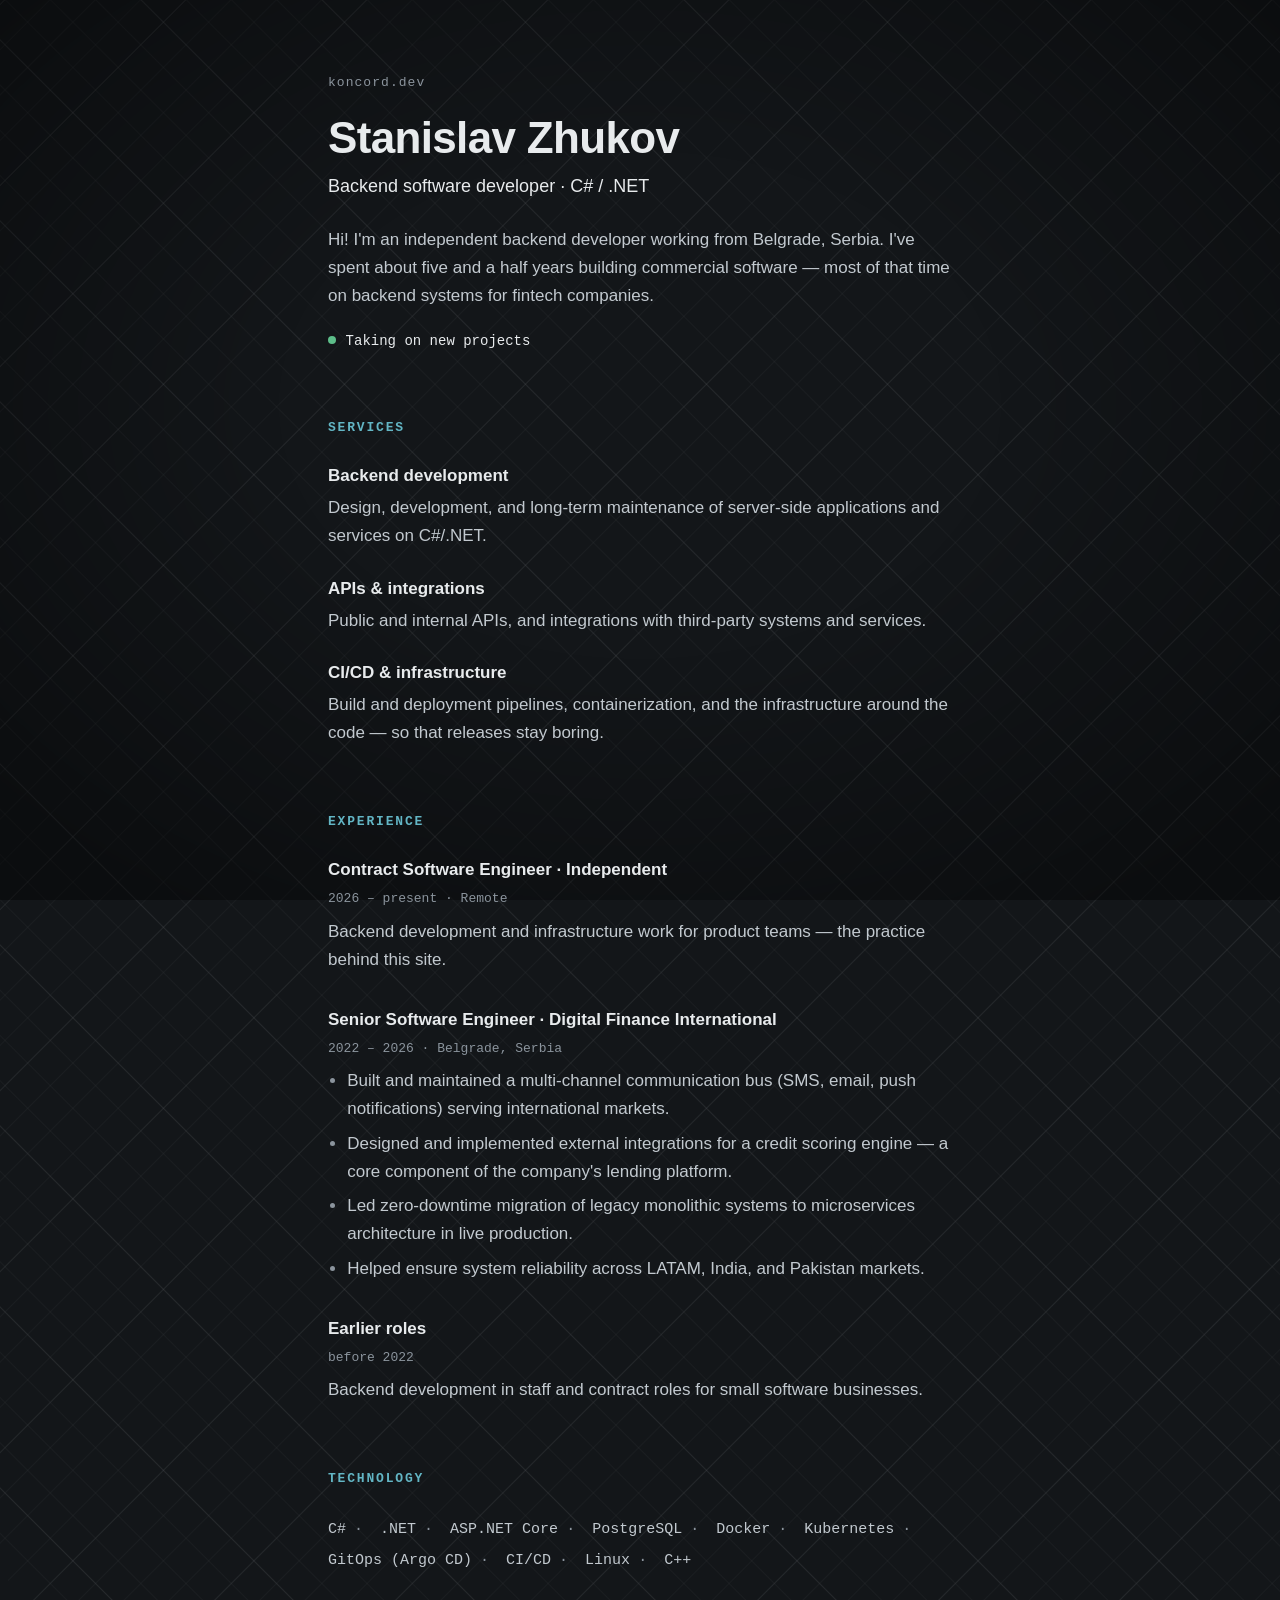
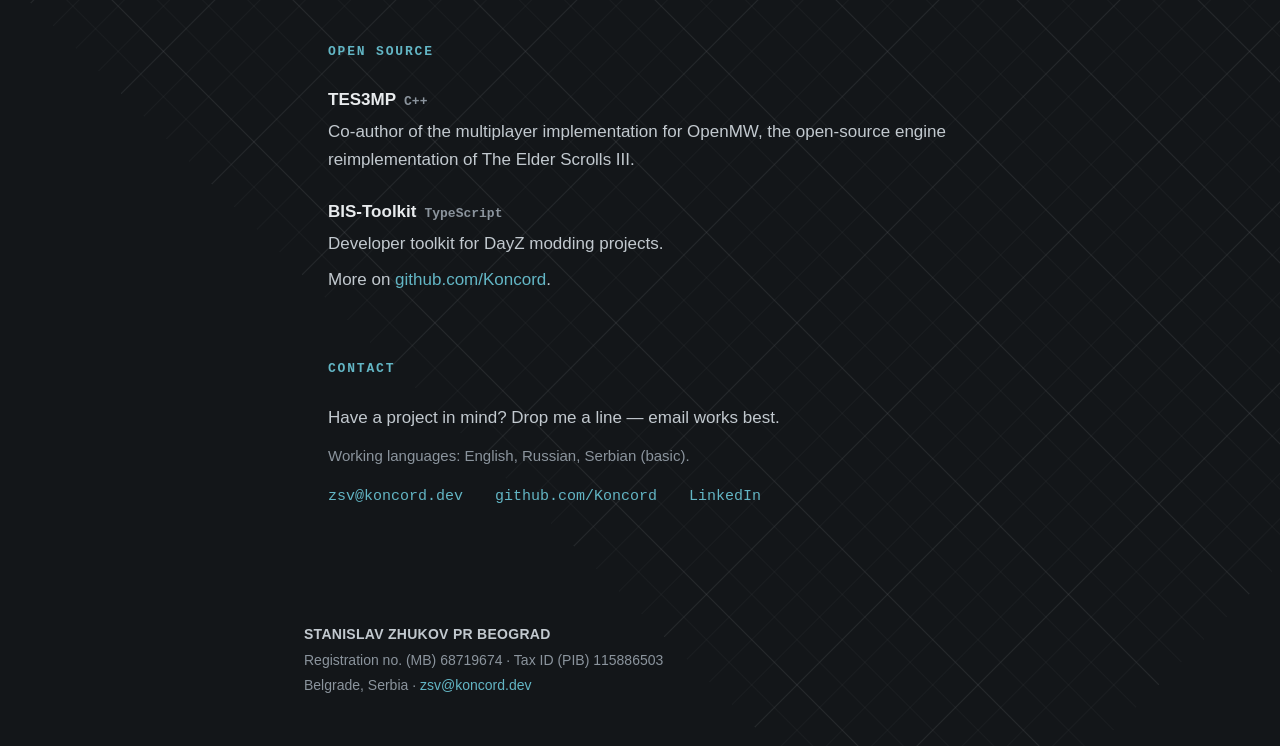
<file: index.html>
<!DOCTYPE html>
<html lang="en">
<head>
<meta charset="utf-8">
<meta name="viewport" content="width=device-width, initial-scale=1">
<title>Stanislav Zhukov — Backend Software Development</title>
<meta name="description" content="Independent backend software contractor in Belgrade, Serbia. C#/.NET development, APIs, integrations, and CI/CD infrastructure.">
<meta name="theme-color" content="#131619">
<meta name="color-scheme" content="dark">
<meta property="og:type" content="website">
<meta property="og:url" content="https://koncord.dev/">
<meta property="og:title" content="Stanislav Zhukov — Backend Software Development">
<meta property="og:description" content="Independent backend software contractor in Belgrade, Serbia. C#/.NET development, APIs, integrations, and CI/CD infrastructure.">
<meta name="twitter:card" content="summary">
<link rel="icon" href="/favicon.svg" type="image/svg+xml">
<link rel="stylesheet" href="style.css">
<script type="application/ld+json">
{
  "@context": "https://schema.org",
  "@type": "Person",
  "name": "Stanislav Zhukov",
  "jobTitle": "Backend Software Developer",
  "url": "https://koncord.dev/",
  "email": "mailto:zsv@koncord.dev",
  "address": { "@type": "PostalAddress", "addressLocality": "Belgrade", "addressCountry": "RS" },
  "sameAs": [
    "https://github.com/Koncord",
    "https://www.linkedin.com/in/stanislav-zhukov/"
  ],
  "worksFor": { "@type": "Organization", "name": "STANISLAV ZHUKOV PR BEOGRAD" }
}
</script>
</head>
<body>
<div class="grid-bg" aria-hidden="true"></div>
<main>
  <header>
    <p class="site-label">koncord.dev</p>
    <h1>Stanislav Zhukov</h1>
    <p class="role">Backend software developer · C# / .NET</p>
    <p class="intro">
      Hi! I'm an independent backend developer working from Belgrade, Serbia.
      I've spent about five and a half years building commercial software —
      most of that time on backend systems for fintech companies.
    </p>
    <p class="status"><span class="dot" aria-hidden="true"></span>Taking on new projects</p>
  </header>

  <section>
    <h2>Services</h2>
    <div class="services">
      <div>
        <h3>Backend development</h3>
        <p>Design, development, and long-term maintenance of server-side
        applications and services on C#/.NET.</p>
      </div>
      <div>
        <h3>APIs &amp; integrations</h3>
        <p>Public and internal APIs, and integrations with third-party
        systems and services.</p>
      </div>
      <div>
        <h3>CI/CD &amp; infrastructure</h3>
        <p>Build and deployment pipelines, containerization, and the
        infrastructure around the code — so that releases stay boring.</p>
      </div>
    </div>
  </section>

  <section>
    <h2>Experience</h2>
    <div class="xp">
      <div>
        <h3>Contract Software Engineer · Independent</h3>
        <p class="xp-meta">2026 – present · Remote</p>
        <p>Backend development and infrastructure work for product teams —
        the practice behind this site.</p>
      </div>
      <div>
        <h3>Senior Software Engineer · Digital Finance International</h3>
        <p class="xp-meta">2022 – 2026 · Belgrade, Serbia</p>
        <ul>
          <li>Built and maintained a multi-channel communication bus
          (SMS, email, push notifications) serving international markets.</li>
          <li>Designed and implemented external integrations for a credit
          scoring engine — a core component of the company's lending platform.</li>
          <li>Led zero-downtime migration of legacy monolithic systems to
          microservices architecture in live production.</li>
          <li>Helped ensure system reliability across LATAM, India, and
          Pakistan markets.</li>
        </ul>
      </div>
      <div>
        <h3>Earlier roles</h3>
        <p class="xp-meta">before 2022</p>
        <p>Backend development in staff and contract roles for small
        software businesses.</p>
      </div>
    </div>
  </section>

  <section>
    <h2>Technology</h2>
    <p class="tech">
      <span>C#</span><span class="sep">·</span>
      <span>.NET</span><span class="sep">·</span>
      <span>ASP.NET Core</span><span class="sep">·</span>
      <span>PostgreSQL</span><span class="sep">·</span>
      <span>Docker</span><span class="sep">·</span>
      <span>Kubernetes</span><span class="sep">·</span>
      <span>GitOps (Argo CD)</span><span class="sep">·</span>
      <span>CI/CD</span><span class="sep">·</span>
      <span>Linux</span><span class="sep">·</span>
      <span>C++</span>
    </p>
  </section>

  <section>
    <h2>Open source</h2>
    <div class="oss">
      <div>
        <h3><a href="https://github.com/TES3MP/TES3MP" rel="noopener">TES3MP</a><span class="meta">C++</span></h3>
        <p>Co-author of the multiplayer implementation for OpenMW, the
        open-source engine reimplementation of The Elder Scrolls III.</p>
      </div>
      <div>
        <h3><a href="https://github.com/Koncord/BIS-Toolkit" rel="noopener">BIS-Toolkit</a><span class="meta">TypeScript</span></h3>
        <p>Developer toolkit for DayZ modding projects.</p>
      </div>
    </div>
    <p class="oss-more">More on <a href="https://github.com/Koncord" rel="noopener">github.com/Koncord</a>.</p>
  </section>

  <section>
    <h2>Contact</h2>
    <p>Have a project in mind? Drop me a line — email works best.</p>
    <p class="langs">Working languages: English, Russian, Serbian (basic).</p>
    <p class="contact-links">
      <a href="mailto:zsv@koncord.dev">zsv@koncord.dev</a>
      <a href="https://github.com/Koncord" rel="noopener">github.com/Koncord</a>
      <a href="https://www.linkedin.com/in/stanislav-zhukov/" rel="noopener">LinkedIn</a>
    </p>
  </section>
</main>

<footer>
  <div class="footer-inner">
    <p><strong>STANISLAV ZHUKOV PR BEOGRAD</strong></p>
    <p>Registration no. (MB) 68719674 · Tax ID (PIB) 115886503</p>
    <p>Belgrade, Serbia · <a href="mailto:zsv@koncord.dev">zsv@koncord.dev</a></p>
  </div>
</footer>

<script>
(function () {
  var layer = document.querySelector('.grid-bg');
  if (!layer) return;
  var fine = matchMedia('(pointer: fine)');
  var reduced = matchMedia('(prefers-reduced-motion: reduce)');
  var tx = 0, ty = 0, cx = 0, cy = 0, raf = null;
  function tick() {
    cx += (tx - cx) * 0.06;
    cy += (ty - cy) * 0.06;
    layer.style.transform = 'translate(' + cx.toFixed(2) + 'px,' + cy.toFixed(2) + 'px) rotate(45deg)';
    raf = (Math.abs(tx - cx) + Math.abs(ty - cy) > 0.1) ? requestAnimationFrame(tick) : null;
  }
  addEventListener('mousemove', function (e) {
    if (!fine.matches || reduced.matches) return;
    tx = (e.clientX / innerWidth - 0.5) * 28;
    ty = (e.clientY / innerHeight - 0.5) * 28;
    if (raf === null) raf = requestAnimationFrame(tick);
  }, { passive: true });
})();
</script>
</body>
</html>
</file>
<file: style.css>
:root {
  --bg: #131619;
  --ink: #E8EBED;
  --body: #C2C9CF;
  --muted: #8B949D;
  --accent: #63B6C5;
  --rule: #272D32;
  --grid: rgba(232, 235, 237, 0.03);
  --grid-major: rgba(232, 235, 237, 0.05);
  --vignette: rgba(0, 0, 0, 0.4);
  --mono: ui-monospace, "Cascadia Code", "Cascadia Mono", Consolas, "SF Mono", Menlo, monospace;
  --sans: -apple-system, BlinkMacSystemFont, "Segoe UI", Roboto, "Helvetica Neue", Arial, sans-serif;
}
* { margin: 0; padding: 0; box-sizing: border-box; }
body {
  background-color: var(--bg);
  color: var(--body);
  font-family: var(--sans);
  font-size: 1.0625rem;
  line-height: 1.65;
  -webkit-font-smoothing: antialiased;
}
.grid-bg {
  position: fixed;
  inset: -60%;
  z-index: -1;
  pointer-events: none;
  transform: rotate(45deg);
  will-change: transform;
}
.grid-bg::before {
  content: "";
  position: absolute;
  inset: -256px;
  background-image:
    linear-gradient(var(--grid-major) 1px, transparent 1px),
    linear-gradient(90deg, var(--grid-major) 1px, transparent 1px),
    linear-gradient(var(--grid) 1px, transparent 1px),
    linear-gradient(90deg, var(--grid) 1px, transparent 1px);
  background-size: 128px 128px, 128px 128px, 32px 32px, 32px 32px;
  animation: grid-drift 120s linear infinite;
}
@keyframes grid-drift {
  to { transform: translate(128px, 128px); }
}
@media (prefers-reduced-motion: reduce) {
  .grid-bg::before { animation: none; }
}
body::after {
  content: "";
  position: fixed;
  inset: 0;
  z-index: -1;
  pointer-events: none;
  background: radial-gradient(80% 80% at 50% 45%, transparent 35%, var(--vignette) 85%);
}

main {
  max-width: 42rem;
  margin: 0 auto;
  padding: 4.5rem 1.5rem 0;
}
a {
  color: var(--accent);
  text-decoration: none;
  border-bottom: 1px solid transparent;
}
a:hover, a:focus-visible { border-bottom-color: currentColor; }
a:focus-visible { outline: 2px solid var(--accent); outline-offset: 3px; border-radius: 2px; }

.site-label {
  font-family: var(--mono);
  font-size: 0.8125rem;
  letter-spacing: 0.08em;
  color: var(--muted);
}
h1 {
  color: var(--ink);
  font-size: clamp(2rem, 6vw, 2.75rem);
  font-weight: 650;
  letter-spacing: -0.015em;
  line-height: 1.15;
  margin: 1.25rem 0 0.5rem;
  text-wrap: balance;
}
.role {
  color: var(--ink);
  font-size: 1.125rem;
  font-weight: 500;
}
.intro { margin-top: 1.5rem; }
.status {
  margin-top: 1.25rem;
  font-family: var(--mono);
  font-size: 0.875rem;
  color: var(--ink);
}
.status .dot {
  display: inline-block;
  width: 0.5rem;
  height: 0.5rem;
  border-radius: 50%;
  background: #5DBE8A;
  margin-right: 0.6rem;
  vertical-align: 0.05rem;
}

section { margin-top: 4rem; }
h2 {
  font-family: var(--mono);
  font-size: 0.8125rem;
  font-weight: 600;
  letter-spacing: 0.14em;
  text-transform: uppercase;
  color: var(--accent);
  margin-bottom: 1.5rem;
}
.services { display: grid; gap: 1.5rem; }
.services h3 {
  color: var(--ink);
  font-size: 1.0625rem;
  font-weight: 600;
  margin-bottom: 0.25rem;
}
.xp { display: grid; gap: 2rem; }
.xp h3 {
  color: var(--ink);
  font-size: 1.0625rem;
  font-weight: 600;
}
.xp-meta {
  font-family: var(--mono);
  font-size: 0.8125rem;
  color: var(--muted);
  margin: 0.25rem 0 0.5rem;
}
.xp ul {
  display: grid;
  gap: 0.4rem;
  padding-left: 1.2rem;
}
.xp li::marker { color: var(--muted); }

.tech {
  font-family: var(--mono);
  font-size: 0.9375rem;
  line-height: 2.1;
}
.tech span { white-space: nowrap; }
.tech .sep { color: var(--muted); margin: 0 0.5rem; }

.oss { display: grid; gap: 1.5rem; }
.oss h3 { font-size: 1.0625rem; font-weight: 600; }
.oss h3 a { color: var(--ink); }
.oss h3 a:hover, .oss h3 a:focus-visible { color: var(--accent); }
.oss .meta {
  font-family: var(--mono);
  font-size: 0.8125rem;
  color: var(--muted);
  margin-left: 0.5rem;
}
.oss p { margin-top: 0.25rem; }
.oss-more { margin-top: 0.5rem; }

.mono { font-family: var(--mono); }
.langs {
  margin-top: 0.75rem;
  font-size: 0.9375rem;
  color: var(--muted);
}
.contact-links {
  display: flex;
  flex-wrap: wrap;
  gap: 0.5rem 2rem;
  margin-top: 1rem;
  font-family: var(--mono);
  font-size: 0.9375rem;
}

footer {
  margin-top: 5rem;
  padding: 2rem 1.5rem 3rem;
}
.footer-inner {
  max-width: 42rem;
  margin: 0 auto;
  font-size: 0.875rem;
  color: var(--muted);
  line-height: 1.8;
}
.footer-inner strong {
  color: var(--body);
  font-weight: 600;
  letter-spacing: 0.02em;
}

@media print {
  :root {
    --bg: #ffffff;
    --ink: #000000;
    --body: #222222;
    --muted: #555555;
    --accent: #0A4A56;
  }
  .grid-bg, body::after { display: none; }
  .status .dot { background: #555555; }
  main { padding-top: 1.5rem; }
  .contact-links a::after, .oss-more a::after {
    content: " (" attr(href) ")";
    font-size: 0.8em;
    color: var(--muted);
  }
}
</file>
